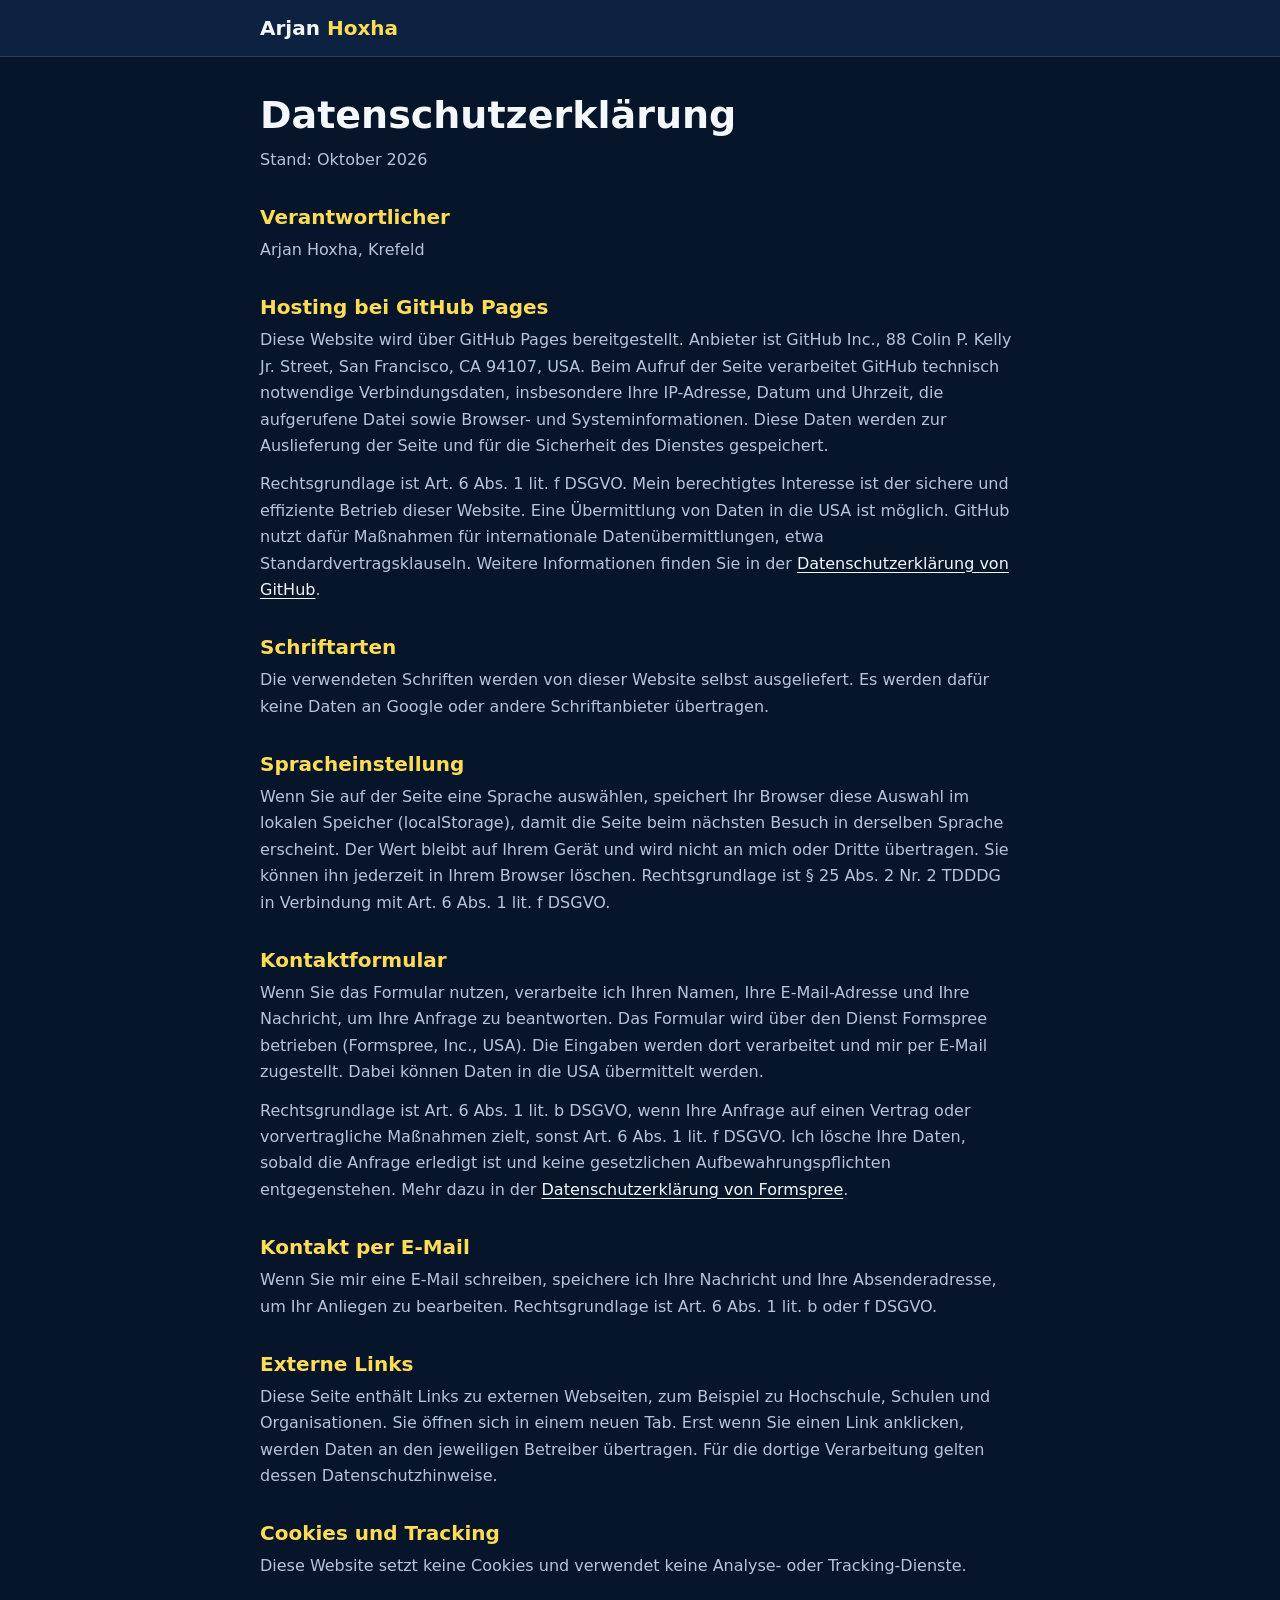
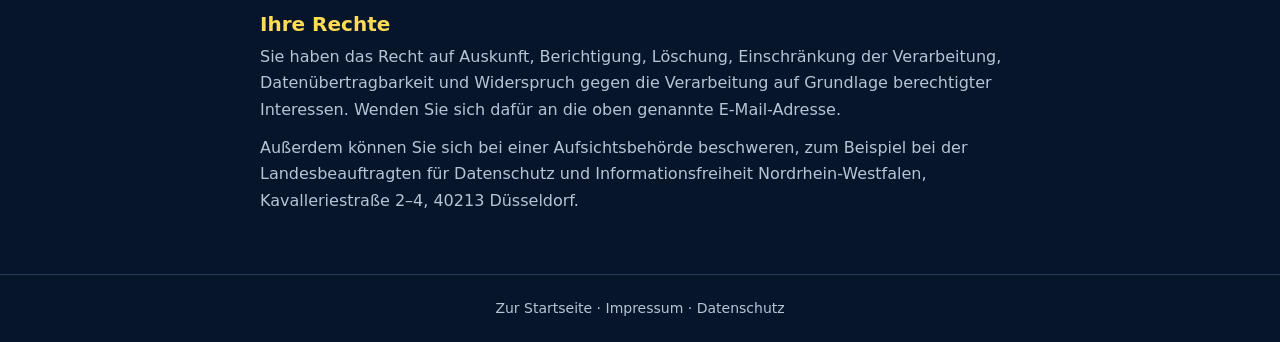
<file: datenschutz.html>
<!DOCTYPE html>
<html lang="de">
<head>
<meta charset="UTF-8" />
<meta name="viewport" content="width=device-width, initial-scale=1" />
<meta name="robots" content="noindex" />
<title>Datenschutzerklärung – Arjan Hoxha</title>
<link rel="stylesheet" href="legal.css" />
</head>
<body>
<div class="top"><a href="index.html">Arjan <b>Hoxha</b></a></div>
<main>
<h1>Datenschutzerklärung</h1>
<p>Stand: Oktober 2026</p>
<h2>Verantwortlicher</h2>
<p>Arjan Hoxha, Krefeld<br>
<h2>Hosting bei GitHub Pages</h2>
<p>Diese Website wird über GitHub Pages bereitgestellt. Anbieter ist GitHub Inc., 88 Colin P. Kelly Jr. Street, San Francisco, CA 94107, USA. Beim Aufruf der Seite verarbeitet GitHub technisch notwendige Verbindungsdaten, insbesondere Ihre IP-Adresse, Datum und Uhrzeit, die aufgerufene Datei sowie Browser- und Systeminformationen. Diese Daten werden zur Auslieferung der Seite und für die Sicherheit des Dienstes gespeichert.</p>
<p>Rechtsgrundlage ist Art. 6 Abs. 1 lit. f DSGVO. Mein berechtigtes Interesse ist der sichere und effiziente Betrieb dieser Website. Eine Übermittlung von Daten in die USA ist möglich. GitHub nutzt dafür Maßnahmen für internationale Datenübermittlungen, etwa Standardvertragsklauseln. Weitere Informationen finden Sie in der <a href="https://docs.github.com/en/site-policy/privacy-policies/github-privacy-statement">Datenschutzerklärung von GitHub</a>.</p>
<h2>Schriftarten</h2>
<p>Die verwendeten Schriften werden von dieser Website selbst ausgeliefert. Es werden dafür keine Daten an Google oder andere Schriftanbieter übertragen.</p>
<h2>Spracheinstellung</h2>
<p>Wenn Sie auf der Seite eine Sprache auswählen, speichert Ihr Browser diese Auswahl im lokalen Speicher (localStorage), damit die Seite beim nächsten Besuch in derselben Sprache erscheint. Der Wert bleibt auf Ihrem Gerät und wird nicht an mich oder Dritte übertragen. Sie können ihn jederzeit in Ihrem Browser löschen. Rechtsgrundlage ist § 25 Abs. 2 Nr. 2 TDDDG in Verbindung mit Art. 6 Abs. 1 lit. f DSGVO.</p>
<h2>Kontaktformular</h2>
<p>Wenn Sie das Formular nutzen, verarbeite ich Ihren Namen, Ihre E-Mail-Adresse und Ihre Nachricht, um Ihre Anfrage zu beantworten. Das Formular wird über den Dienst Formspree betrieben (Formspree, Inc., USA). Die Eingaben werden dort verarbeitet und mir per E-Mail zugestellt. Dabei können Daten in die USA übermittelt werden.</p>
<p>Rechtsgrundlage ist Art. 6 Abs. 1 lit. b DSGVO, wenn Ihre Anfrage auf einen Vertrag oder vorvertragliche Maßnahmen zielt, sonst Art. 6 Abs. 1 lit. f DSGVO. Ich lösche Ihre Daten, sobald die Anfrage erledigt ist und keine gesetzlichen Aufbewahrungspflichten entgegenstehen. Mehr dazu in der <a href="https://formspree.io/legal/privacy-policy/">Datenschutzerklärung von Formspree</a>.</p>
<h2>Kontakt per E-Mail</h2>
<p>Wenn Sie mir eine E-Mail schreiben, speichere ich Ihre Nachricht und Ihre Absenderadresse, um Ihr Anliegen zu bearbeiten. Rechtsgrundlage ist Art. 6 Abs. 1 lit. b oder f DSGVO.</p>
<h2>Externe Links</h2>
<p>Diese Seite enthält Links zu externen Webseiten, zum Beispiel zu Hochschule, Schulen und Organisationen. Sie öffnen sich in einem neuen Tab. Erst wenn Sie einen Link anklicken, werden Daten an den jeweiligen Betreiber übertragen. Für die dortige Verarbeitung gelten dessen Datenschutzhinweise.</p>
<h2>Cookies und Tracking</h2>
<p>Diese Website setzt keine Cookies und verwendet keine Analyse- oder Tracking-Dienste.</p>
<h2>Ihre Rechte</h2>
<p>Sie haben das Recht auf Auskunft, Berichtigung, Löschung, Einschränkung der Verarbeitung, Datenübertragbarkeit und Widerspruch gegen die Verarbeitung auf Grundlage berechtigter Interessen. Wenden Sie sich dafür an die oben genannte E-Mail-Adresse.</p>
<p>Außerdem können Sie sich bei einer Aufsichtsbehörde beschweren, zum Beispiel bei der Landesbeauftragten für Datenschutz und Informationsfreiheit Nordrhein-Westfalen, Kavalleriestraße 2–4, 40213 Düsseldorf.</p>
</main>
<footer><a href="index.html">Zur Startseite</a> · <a href="impressum.html">Impressum</a> · <a href="datenschutz.html">Datenschutz</a></footer>
</body>
</html>
</file>
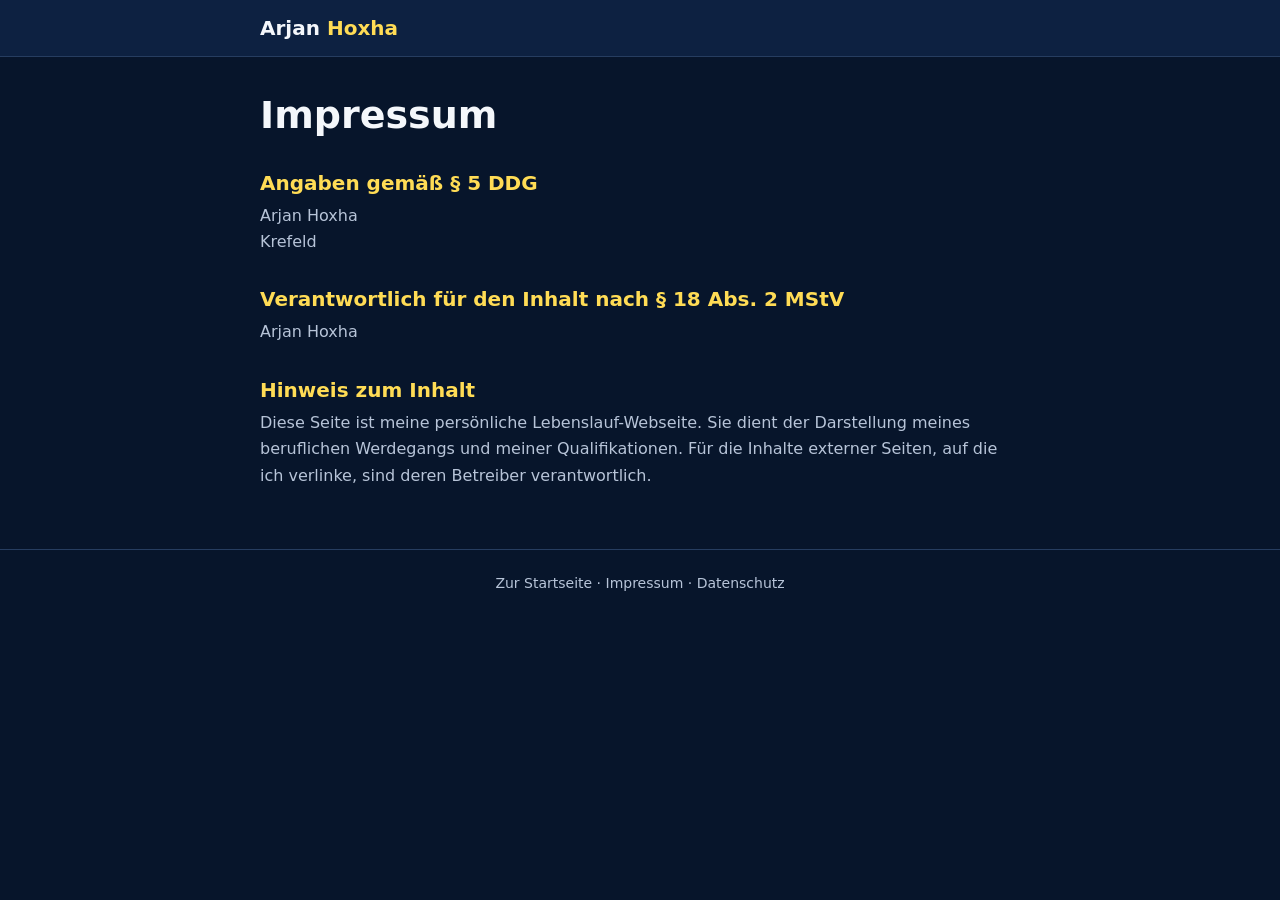
<file: impressum.html>
<!DOCTYPE html>
<html lang="de">
<head>
<meta charset="UTF-8" />
<meta name="viewport" content="width=device-width, initial-scale=1" />
<meta name="robots" content="noindex" />
<title>Impressum – Arjan Hoxha</title>
<link rel="stylesheet" href="legal.css" />
</head>
<body>
<div class="top"><a href="index.html">Arjan <b>Hoxha</b></a></div>
<main>
<h1>Impressum</h1>
<h2>Angaben gemäß § 5 DDG</h2>
<p>Arjan Hoxha<br>Krefeld</p>
<h2>Verantwortlich für den Inhalt nach § 18 Abs. 2 MStV</h2>
<p>Arjan Hoxha</p>
<h2>Hinweis zum Inhalt</h2>
<p>Diese Seite ist meine persönliche Lebenslauf-Webseite. Sie dient der Darstellung meines beruflichen Werdegangs und meiner Qualifikationen. Für die Inhalte externer Seiten, auf die ich verlinke, sind deren Betreiber verantwortlich.</p>
</main>
<footer><a href="index.html">Zur Startseite</a> · <a href="impressum.html">Impressum</a> · <a href="datenschutz.html">Datenschutz</a></footer>
</body>
</html>
</file>
<file: legal.css>
/* Gemeinsames Styling für Impressum und Datenschutz (passend zur Lebenslauf-Seite) */
:root { color-scheme: dark; --bg: #07152b; --surface: #0d2141; --text: #f4f7fb; --muted: #b7c4d8; --line: #263d60; --accent: #ffdc55; }
* { box-sizing: border-box; }
body { margin: 0; background: var(--bg); color: var(--text); font: 400 16px/1.65 Inter, system-ui, -apple-system, "Segoe UI", sans-serif; }
.top { border-bottom: 1px solid var(--line); background: var(--surface); }
.top a { display: block; width: min(100% - 44px, 760px); margin-inline: auto; padding: 16px 0; font: 700 20px "Space Grotesk", Inter, system-ui, sans-serif; text-decoration: none; }
.top a b { color: var(--accent); }
main { width: min(100% - 44px, 760px); margin: 0 auto; padding: 36px 0 48px; }
h1, h2 { font-family: "Space Grotesk", Inter, system-ui, sans-serif; line-height: 1.2; }
h1 { margin: 0 0 8px; font-size: clamp(28px, 4vw, 38px); }
h2 { margin: 32px 0 8px; font-size: 20px; color: var(--accent); }
p { margin: 0 0 12px; color: var(--muted); }
a { color: var(--text); text-underline-offset: 3px; }
a:hover { color: var(--accent); }
a:focus-visible { outline: 3px solid var(--accent); outline-offset: 3px; border-radius: 4px; }
footer { padding: 22px 0; border-top: 1px solid var(--line); color: var(--muted); font-size: 14px; text-align: center; }
footer a { color: var(--muted); text-decoration: none; }
footer a:hover { color: var(--accent); }
@media print { :root { color-scheme: light; --bg: #fff; --surface: #fff; --text: #111; --muted: #333; --line: #bbb; --accent: #111; } }
</file>
